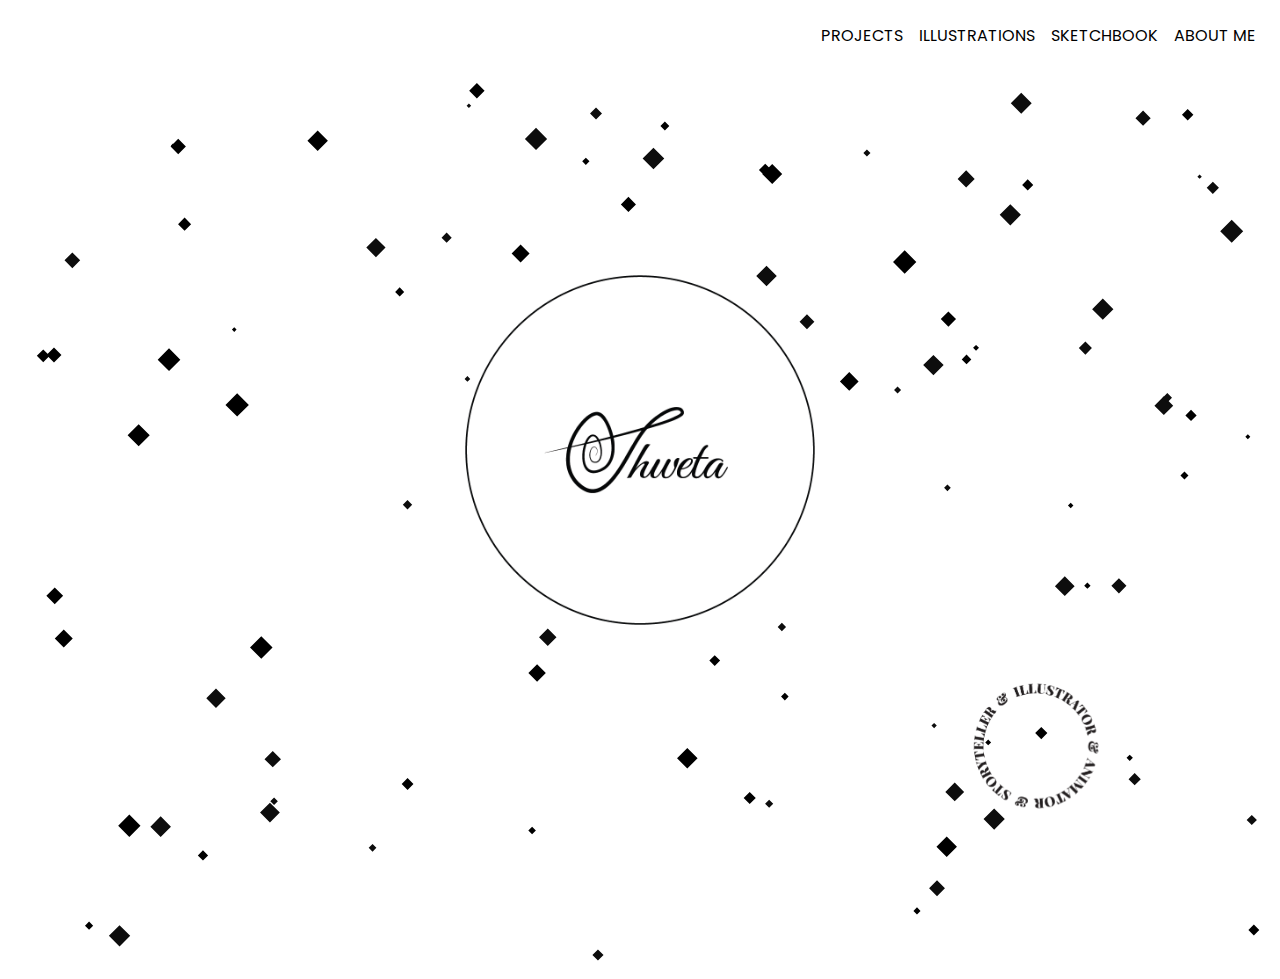
<file: Index.html>
<!DOCTYPE html>
<html lang="en">
<head>
    <meta charset="UTF-8">
    <meta http-equiv="X-UA-Compatible" content="IE=edge">
    <meta name="viewport" content="width=device-width, initial-scale=1.0">
    <link rel="preconnect" href="https://fonts.googleapis.com">
    <link rel="preconnect" href="https://fonts.gstatic.com" crossorigin>
    <link href="https://fonts.googleapis.com/css2?family=Poppins:wght@600&display=swap" rel="stylesheet">
    <link rel="preconnect" href="https://fonts.googleapis.com">
    <link rel="preconnect" href="https://fonts.gstatic.com" crossorigin>
    <link href="https://fonts.googleapis.com/css2?family=Didact+Gothic&display=swap" rel="stylesheet">
    <link rel="icon" type="image/x-icon" href="Images/favicon.svg">
    <link rel="stylesheet" href="bs/css/bootstrap.css">
    <link rel="stylesheet" href="bs/css/mdb.css">
    <link rel="stylesheet" href="bs/css/style.css">
    <link rel="stylesheet" media="(max-width:500px)" href="mobile.css">
    <link rel="stylesheet" media="(min-width:501px) and (max-width:768px)" href="tablet.css">
    <link rel="stylesheet" media="(min-width:769px) and (max-width:1200px)" href="laptop.css">
    <link rel="stylesheet" media="(min-width:1201px)" href="wide.css">
    <title>Shweta</title>

    <style>
        .navbar{
      box-shadow: none !important;
      position: sticky;
      top: 0;
      width: 100%;
      background-color: white;
      z-index: 22;
    }
        a{
            text-align: center;
            font-family: 'Poppins', sans-serif;
        }
        ::-webkit-scrollbar {
            display: none;
            -ms-overflow-style: none;  /* IE and Edge */
            scrollbar-width: none;  /* Firefox */
        }
        h5{
            font-family: 'Poppins', sans-serif;
            margin-top: 2vh;
            margin-bottom: 4vh;
        }
        #image {
            position: fixed;
            right: 0;
            bottom: 0;
            box-shadow: none;
            z-index: 21;
        }


        body {
            margin: 0;
            overflow-x: hidden;
        }
  

        #hero {
            margin: 0;
            padding: 0;
            position: relative;
            background: white;
            z-index: 2;
            width: 100vw;
            overflow: hidden;
        }

        #hero-text {
            position: absolute;
            top: 0;
            left: 0;
            width: 100vw;
            height: 100vh;
            text-align: center;
            z-index: 20;
            color: white;
            transform: scale(1.1);
            display: flex;
            align-items: center;
            justify-content: center;
        }

        #hero-text > div {
            background: rgba(0, 0, 0, 0);
            padding: 50px;
            font-weight: 500;
            /* max-width: 50%; */
            /* margin: 0 auto; */
            font-size: 3rem;
        }

    </style>


</head>

<body>
<!---------Navbar---------->

<nav class="navbar navbar-expand-lg navbar-light bg-white py-3">
  <a class="navbar-brand" href="#">
   
  </a>
  <button class="navbar-toggler" data-toggle="collapse" data-target="#simpleNavbar">
    <span class="navbar-toggler-icon"></span>
  </button>
  <div class="collapse navbar-collapse" id="simpleNavbar">
    <ul class="navbar-nav ml-auto">
      <li class="nav-item">
        <a class="nav-link" href="Projects.html"><b>PROJECTS</b></a>
      </li>
      <li class="nav-item">
        <a class="nav-link" href="Illustrations.html"><b>ILLUSTRATIONS</b></a>
      </li>
      <li class="nav-item">
        <a class="nav-link" href="Sketchbook.html"><b>SKETCHBOOK</b></a>
      </li>
      <li class="nav-item">
        <a class="nav-link active-head" href="About_Me.html"><b>ABOUT ME</b></a>
      </li>
    </ul>
  </div>
</nav>

<!-------------Rotating image---------------->
<div>
    <img id="image" src="Images/Roatate_logo-01.png" alt="Rotating Image">
</div>

<div class="interaction">
    <canvas id="hero"></canvas>
    <div id="hero-text">
        <div>
            <img src="Images/Logo.png" width="40%" alt="">
        </div>
    </div>
</div>

<script>
    const cvs = document.querySelector("canvas");
    const c = cvs.getContext("2d");

    cvs.width = window.innerWidth;
    cvs.height = window.innerHeight;

    window.addEventListener("resize", function() {
        cvs.width = window.innerWidth;
        cvs.height = window.innerHeight;
    });

    let mouse = {
        x: undefined,
        y: undefined
    };

    function handleMove(e) {
    if (e.touches) {
        // Touch event
        mouse.x = e.touches[0].clientX;
        mouse.y = e.touches[0].clientY;
    } else {
        // Mouse event
        mouse.x = e.clientX;
        mouse.y = e.clientY;
    }
}

window.addEventListener("mousemove", handleMove);
window.addEventListener("touchmove", handleMove, { passive: false });


    class Diamond {
        constructor(x, y, dx, dy, width) {
            this.x = x;
            this.y = y;
            this.dx = dx;
            this.dy = dy;
            this.width = width;
            this.minWidth = width;
            this.maxWidth = width * 3;

            let colorArray = ["#0d0d0d", "#000000"];

            this.color = colorArray[Math.floor(Math.random() * colorArray.length)];
        }

        draw = () => {
            c.beginPath();
            c.moveTo(this.x, this.y);
            c.lineTo(this.x - this.width / 2, this.y);
            c.lineTo(this.x, this.y + this.width / 2);
            c.lineTo(this.x + this.width / 2, this.y);
            c.lineTo(this.x, this.y - this.width / 2);
            c.lineTo(this.x - this.width / 2, this.y);
            c.closePath();

            c.fillStyle = this.color;
            c.fill();

            this.update();
        };

        update = () => {
            if (
                this.x + this.width / 2 >= window.innerWidth ||
                this.x - this.width / 2 <= 0
            ) {
                this.dx = -this.dx;
            }

            if (
                this.y + this.width / 2 >= window.innerHeight ||
                this.y - this.width / 2 <= 0
            ) {
                this.dy = -this.dy;
            }

            this.x += this.dx;
            this.y += this.dy;

            // interactivity
            if (
                mouse.x - this.x < 80 &&
                mouse.x - this.x > -80 &&
                mouse.y - this.y < 80 &&
                mouse.y - this.y > -80 &&
                this.width < this.maxWidth
            ) {
                this.width += 1;
                this.x -= 1;
                this.y -= 1;
            } else if (this.width > this.minWidth) {
                this.width -= 1;
                this.x += 1;
                this.y += 1;
            }
        };
    }

    let diamondArray = [];

    for (let i = 0; i < 100; i++) {
        let width = Math.random() * 20 + 4;
        let x = Math.random() * window.innerWidth;
        let dx = (Math.random() - 0.5) * 1;
        let y = Math.random() * window.innerHeight;
        let dy = (Math.random() - 0.5) * 1;
        diamondArray.push(new Diamond(x, y, dx, dy, width));
    }

    function animate() {
        requestAnimationFrame(animate);
        c.clearRect(0, 0, window.innerWidth, window.innerHeight);

        diamondArray.forEach(diamond => {
            diamond.draw();
        });
    }

    animate();

    const image = document.getElementById('image');
    let isScrolling = false;
    let rotationInterval;
    let rotationAngle = 0;
    const rotationSpeed = 1; // Adjust the rotation speed as needed

    function rotateImage() {
        rotationAngle += rotationSpeed;
        image.style.transform = `rotate(${rotationAngle}deg)`;
    }

    function startRotation() {
        rotationInterval = setInterval(() => {
            rotateImage();
        }, 4); // Adjust the rotation speed as needed
    }

    function stopRotation() {
        clearInterval(rotationInterval);
    }

    function handleScroll() {
        if (!isScrolling) {
            isScrolling = true;
            startRotation();
        }

        clearTimeout(isScrolling);
        isScrolling = setTimeout(() => {
            isScrolling = false;
            stopRotation();
        }, 200); // Adjust the delay value as needed
    }

    window.addEventListener('scroll', handleScroll);


</script>
<script src="bs/js/jquery.js"></script>
<script src="bs/js/popper.js"></script>
<script src="bs/js/bootstrap.js"></script>
<script src="bs/js/mdb.js"></script>

</body>
</html>
</file>
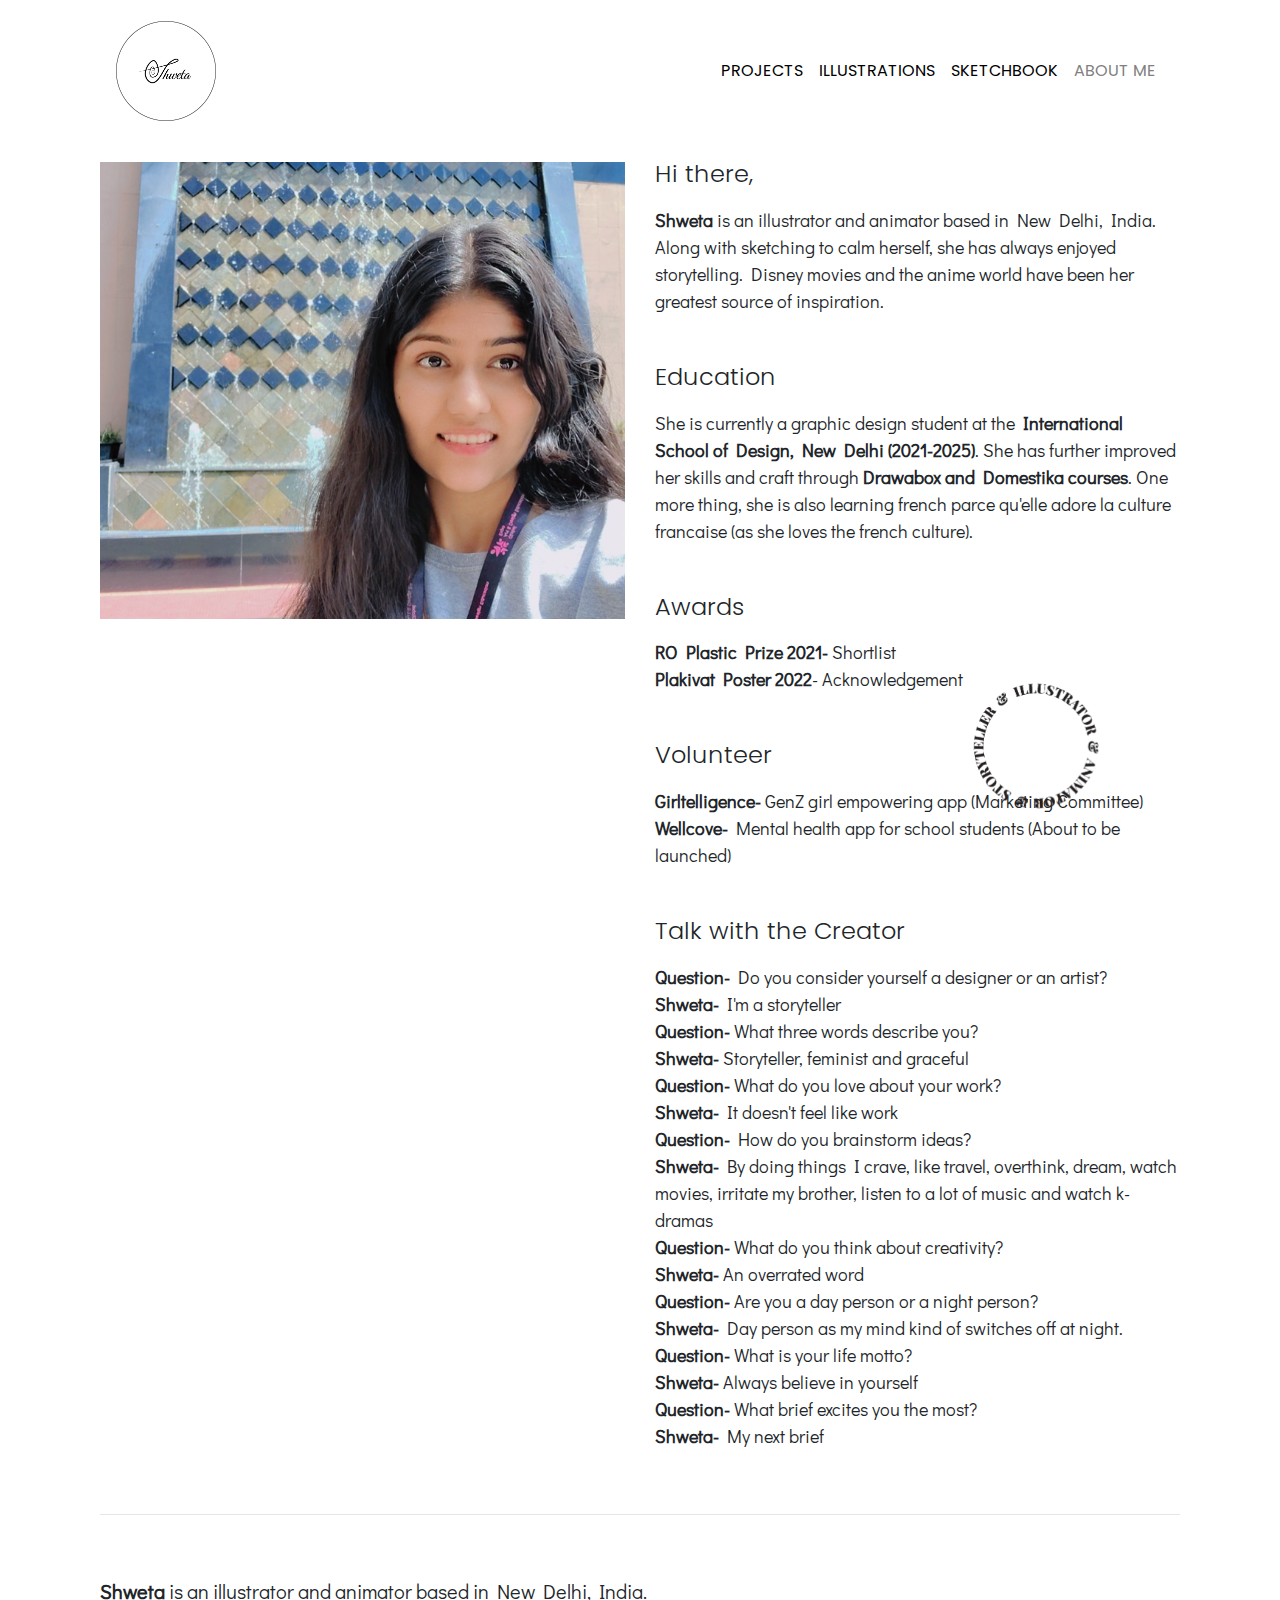
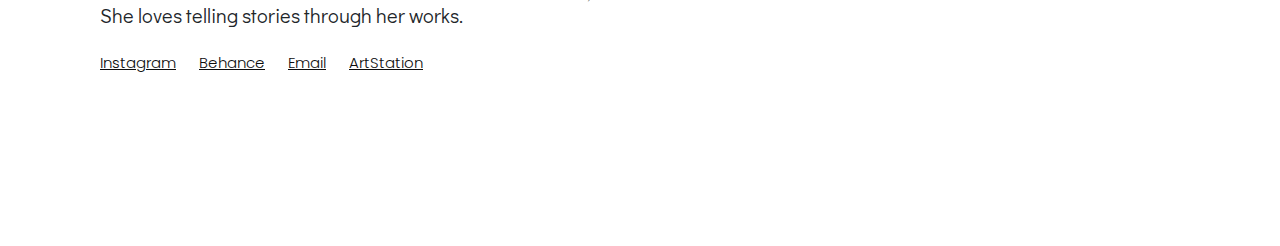
<file: About_Me.html>
<!DOCTYPE html>
<html lang="en">
<head>
  <meta charset="UTF-8">
  <meta http-equiv="X-UA-Compatible" content="IE=edge">
  <meta name="viewport" content="width=device-width, initial-scale=1.0">
  <link rel="preconnect" href="https://fonts.googleapis.com">
  <link rel="preconnect" href="https://fonts.gstatic.com" crossorigin>
  <link href="https://fonts.googleapis.com/css2?family=Poppins:wght@600&display=swap" rel="stylesheet">
  <link rel="preconnect" href="https://fonts.googleapis.com">
  <link rel="preconnect" href="https://fonts.gstatic.com" crossorigin>
  <link href="https://fonts.googleapis.com/css2?family=Didact+Gothic&display=swap" rel="stylesheet">
  <link rel="icon" type="image/x-icon" href="Images/favicon.svg">
  <link rel="stylesheet" href="bs/css/bootstrap.css">
  <link rel="stylesheet" href="bs/css/mdb.css">
  <link rel="stylesheet" href="bs/css/style.css">
  <link rel="stylesheet" media="(max-width:500px)" href="mobile.css">
  <link rel="stylesheet" media="(min-width:501px) and (max-width:768px)" href="tablet.css">
  <link rel="stylesheet" media="(min-width:769px) and (max-width:1200px)" href="laptop.css">
  <link rel="stylesheet" media="(min-width:1201px)" href="wide.css">

  <title>Shweta | About Me</title>

  <style>

    .navbar{
      box-shadow: none !important;
      position: sticky;
      top: 0;
      width: 100%;
      background-color: white;
      z-index: 2;
    }
    .active-head{
      color: grey !important;
    }
    a{
      text-align: center;
      font-family: 'Poppins', sans-serif;
    }
    ::-webkit-scrollbar {
      display: none;
      -ms-overflow-style: none;  /* IE and Edge */
      scrollbar-width: none;  /* Firefox */
    }
    #image {
      position: fixed;
      right: 0;
      bottom: 0;
      overflow: hidden;
      box-shadow: none;
      z-index: 1;
    }


    h4{
      font-family: 'Poppins', sans-serif;
      margin-top: 2vh;
      margin-bottom: 2vh;
    }
    .body-text{
      font-family: 'Didact Gothic', sans-serif;
      font-size: 18px;
    }
    .profile{
      position: sticky;
      margin-top: 20px;
    }


    .footer-text{
      font-family: 'Didact Gothic', sans-serif;
    }
    .links{
      font-family: 'Didact Gothic', sans-serif;
      font-size: 15px;
    }
    .links a{
      color: #0d0d0d !important;
      margin-right: 20px;
    }
    .footer-box{
      height: 35vh;
      width: 100%;
    }

  </style>

</head>

<body>

<!---------Navbar---------->

<nav class="navbar navbar-expand-lg navbar-light bg-white py-3">
  <a class="navbar-brand" href="Index.html">
    <img src="Images/Logo.png" width="100px">
  </a>
  <button class="navbar-toggler" data-toggle="collapse" data-target="#simpleNavbar">
    <span class="navbar-toggler-icon"></span>
  </button>
  <div class="collapse navbar-collapse" id="simpleNavbar">
    <ul class="navbar-nav ml-auto">
      <li class="nav-item">
        <a class="nav-link" href="Projects.html"><b>PROJECTS</b></a>
      </li>
      <li class="nav-item">
        <a class="nav-link" href="Illustrations.html"><b>ILLUSTRATIONS</b></a>
      </li>
      <li class="nav-item">
        <a class="nav-link" href="Sketchbook.html"><b>SKETCHBOOK</b></a>
      </li>
      <li class="nav-item">
        <a class="nav-link active-head" href="About_Me.html"><b>ABOUT ME</b></a>
      </li>
    </ul>
  </div>
</nav>

<!-------------Rotating image---------------->
<div class="row">
<div>
  <img id="image" src="Images/Roatate_logo-01.png" alt="Rotating Image">
</div>

<!------------Project-items-------------->
<div class="col-md-6 profile">
  <img src="Images/My_image.png" width="100%" alt="">
</div>

<div class="col-md-6">
  <h4>
    Hi there,
  </h4>
  <p class="mb-5 body-text">
    <b><b>Shweta</b> is an illustrator and animator based in New Delhi, India. Along with sketching to calm herself, she has always enjoyed storytelling. Disney movies and the anime world have been her greatest source of inspiration.
    </b></p>

  <h4>
    Education
  </h4>
  <p class="mb-5 body-text">
    <b>She is currently a graphic design student at the<b> International School of Design, New Delhi (2021-2025)</b>. She has further improved her skills and craft through <b>Drawabox and Domestika courses</b>. One more thing, she is also learning french parce qu'elle adore la culture francaise (as she loves the french culture).
    </b></p>

  <h4>
    Awards
  </h4>
  <p class="mb-5 body-text"><b>
    <b>RO Plastic Prize 2021-</b> Shortlist <br>
    <b>Plakivat Poster 2022</b>- Acknowledgement</b>
  </p>

  <h4>
    Volunteer
  </h4>
  <p class="mb-5 body-text"><b>
    <b>Girltelligence-</b> GenZ girl empowering app (Marketing Committee) <br>
    <b>Wellcove-</b> Mental health app for school students (About to be launched) </b>
  </p>

  <h4>
    Talk with the Creator
  </h4>
  <p class="body-text mb-5"><b>
    <b>Question-</b> Do you consider yourself a designer or an artist?<br>
    <b>Shweta-</b> I'm a storyteller <br>
    <b>Question-</b> What three words describe you?<br>
    <b>Shweta-</b> Storyteller, feminist and graceful <br>
    <b>Question-</b> What do you love about your work?<br>
    <b>Shweta-</b> It doesn't feel like work <br>
    <b>Question-</b> How do you brainstorm ideas?<br>
    <b>Shweta-</b> By doing things I crave, like travel, overthink, dream, watch movies, irritate my brother, listen to a lot of music and watch k-dramas <br>
    <b>Question-</b> What do you think about creativity?<br>
    <b>Shweta-</b> An overrated word <br>
    <b>Question-</b> Are you a day person or a night person?<br>
    <b>Shweta-</b> Day person as my mind kind of switches off at night. <br>
    <b>Question-</b> What is your life motto?<br>
    <b>Shweta-</b> Always believe in yourself <br>
    <b>Question-</b> What brief excites you the most?<br>
    <b>Shweta-</b> My next brief <br></b>
  </p>
</div>
</div>


<!------------Footer------------>

<hr>

<div class="footer-box py-5">
  <h5 class="footer-text"><b>
    <b>Shweta</b> is an illustrator and animator based in New Delhi, India.
    <br>She loves telling stories through her works.</b>
  </h5>
  <div class="links mt-4">
    <a href="https://www.instagram.com/shweta_feed/" target="_blank"><u>Instagram</u></a>
    <a href="https://www.behance.net/shwetasingh43" target="_blank"><u>Behance</u></a>
    <a href="mailto:shweta2861@gmail.com" target="_blank"><u>Email</u></a>
    <a href="https://www.artstation.com/shweta6" target="_blank"><u>ArtStation</u></a>
  </div>
</div>

<script>
  const image = document.getElementById('image');
  let isScrolling = false;
  let rotationInterval;
  let rotationAngle = 0;
  const rotationSpeed = 1; // Adjust the rotation speed as needed

  function rotateImage() {
    rotationAngle += rotationSpeed;
    image.style.transform = `rotate(${rotationAngle}deg)`;
  }

  function startRotation() {
    rotationInterval = setInterval(() => {
      rotateImage();
    }, 4); // Adjust the rotation speed as needed
  }

  function stopRotation() {
    clearInterval(rotationInterval);
  }

  function handleScroll() {
    if (!isScrolling) {
      isScrolling = true;
      startRotation();
    }

    clearTimeout(isScrolling);
    isScrolling = setTimeout(() => {
      isScrolling = false;
      stopRotation();
    }, 200); // Adjust the delay value as needed
  }

  window.addEventListener('scroll', handleScroll);

</script>
<script src="bs/js/jquery.js"></script>
<script src="bs/js/popper.js"></script>
<script src="bs/js/bootstrap.js"></script>
<script src="bs/js/mdb.js"></script>

</body>
</html>
</file>
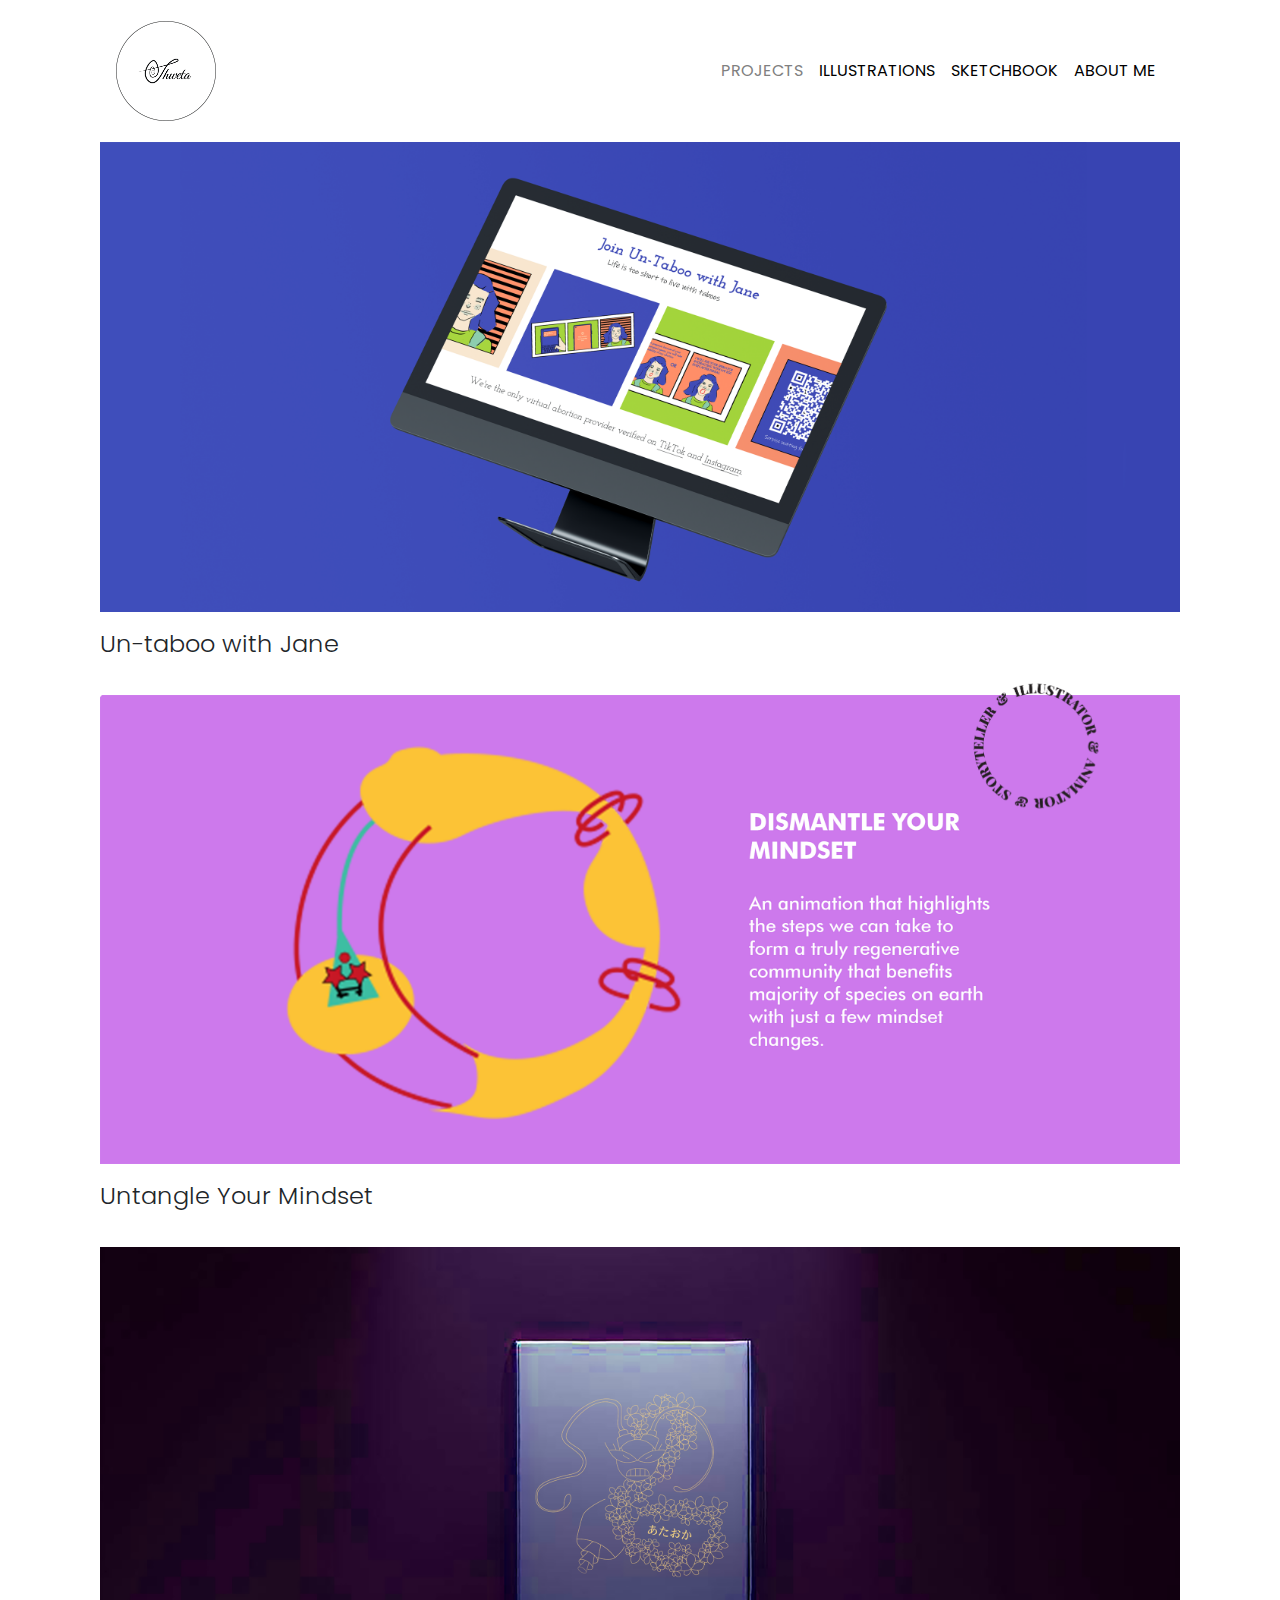
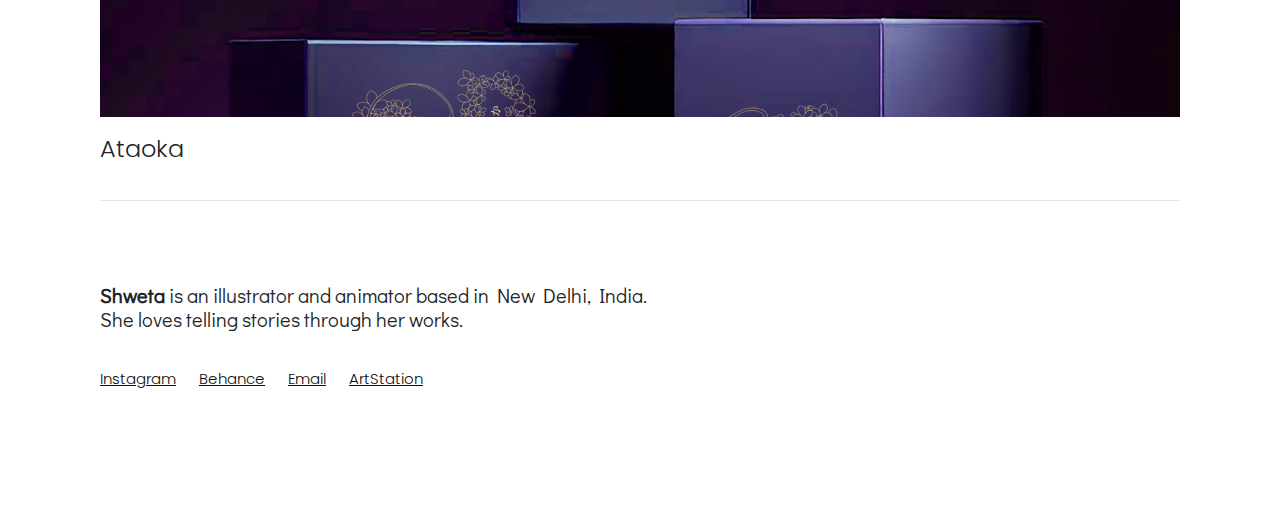
<file: Projects.html>
<!DOCTYPE html>
<html lang="en">
<head>
  <meta charset="UTF-8">
  <meta http-equiv="X-UA-Compatible" content="IE=edge">
  <meta name="viewport" content="width=device-width, initial-scale=1.0">
  <link rel="preconnect" href="https://fonts.googleapis.com">
  <link rel="preconnect" href="https://fonts.gstatic.com" crossorigin>
  <link href="https://fonts.googleapis.com/css2?family=Poppins:wght@600&display=swap" rel="stylesheet">
  <link rel="preconnect" href="https://fonts.googleapis.com">
  <link rel="preconnect" href="https://fonts.gstatic.com" crossorigin>
  <link href="https://fonts.googleapis.com/css2?family=Didact+Gothic&display=swap" rel="stylesheet">
  <link rel="icon" type="image/x-icon" href="Images/favicon.svg">
  <link rel="stylesheet" href="bs/css/bootstrap.css">
  <link rel="stylesheet" href="bs/css/mdb.css">
  <link rel="stylesheet" href="bs/css/style.css">
  <link rel="stylesheet" media="(max-width:500px)" href="mobile.css">
  <link rel="stylesheet" media="(min-width:501px) and (max-width:768px)" href="tablet.css">
  <link rel="stylesheet" media="(min-width:769px) and (max-width:1200px)" href="laptop.css">
  <link rel="stylesheet" media="(min-width:1201px)" href="wide.css">

  <title>Shweta | Projects</title>

  <style>
    .navbar{
      box-shadow: none !important;
      position: sticky;
      top: 0;
      width: 100%;
      background-color: white;
      z-index: 2;
    }
    .active-head{
      color: grey !important;
    }
    a{
      text-align: center;
      font-family: 'Poppins', sans-serif;
    }
    ::-webkit-scrollbar {
      display: none;
      -ms-overflow-style: none;  /* IE and Edge */
      scrollbar-width: none;  /* Firefox */
    }
    h5{
      font-family: 'Poppins', sans-serif;
      margin-top: 2vh;
      margin-bottom: 4vh;
    }
    #image {
      position: fixed;
      right: 0;
      bottom: 0;
      box-shadow: none;
      z-index: 1;
    }


    h4{
      font-family: 'Poppins', sans-serif;
      margin-top: 2vh;
      margin-bottom: 4vh;
    }


    .footer-text{
      font-family: 'Didact Gothic', sans-serif;
    }
    .links{
      font-family: 'Didact Gothic', sans-serif;
      font-size: 15px;
    }
    .links a{
      color: #0d0d0d !important;
      margin-right: 20px;
    }
    .footer-box{
      height: 35vh;
      width: 100%;
    }

  </style>

</head>

<body>

<!---------Navbar---------->

<nav class="navbar navbar-expand-lg navbar-light bg-white py-3">
  <a class="navbar-brand" href="Index.html">
    <img src="Images/Logo.png" width="100px">
  </a>
  <button class="navbar-toggler" data-toggle="collapse" data-target="#simpleNavbar">
    <span class="navbar-toggler-icon"></span>
  </button>
  <div class="collapse navbar-collapse" id="simpleNavbar">
    <ul class="navbar-nav ml-auto">
      <li class="nav-item">
        <a class="nav-link active-head" href="Projects.html"><b>PROJECTS</b></a>
      </li>
      <li class="nav-item">
        <a class="nav-link" href="Illustrations.html"><b>ILLUSTRATIONS</b></a>
      </li>
      <li class="nav-item">
        <a class="nav-link" href="Sketchbook.html"><b>SKETCHBOOK</b></a>
      </li>
      <li class="nav-item">
        <a class="nav-link" href="About_Me.html"><b>ABOUT ME</b></a>
      </li>
    </ul>
  </div>
</nav>

<!-------------Rotating image---------------->
<div>
  <img id="image" src="Images/Roatate_logo-01.png" alt="Rotating Image">
</div>

<!------------Project-items-------------->
<div>

  <div class="image-box">
    <a href="Un-taboo_With_Jane.html">
      <img src="Images/Artboard%202.png" width="100%" alt="">
    </a>
  </div>
  <h4>Un-taboo with Jane</h4>

  <div class="image-box">
    <a href="Untangle_your_mindset.html">
    <img src="Images/Projects/RSA_cover.png" width="100%" alt="">
    </a>
  </div>
  <h4>Untangle Your Mindset</h4>
  
    <div class="image-box">
    <a href="Ataoka.html">
    <img src="Images/Artboard%201.png" width="100%" alt="">
    </a>
  </div>
  <h4>Ataoka</h4>

</div>

<hr>

<!------------Footer------------>
<div class="footer-box py-5">
  <h5 class="footer-text"><b>
    <b>Shweta</b> is an illustrator and animator based in New Delhi, India.
    <br>She loves telling stories through her works.</b>
  </h5>
  <div class="links mt-4">
    <a href="https://www.instagram.com/shweta_feed/" target="_blank"><u>Instagram</u></a>
    <a href="https://www.behance.net/shwetasingh43" target="_blank"><u>Behance</u></a>
    <a href="mailto:shweta2861@gmail.com" target="_blank"><u>Email</u></a>
    <a href="https://www.artstation.com/shweta6" target="_blank"><u>ArtStation</u></a>
  </div>
</div>

<script>
  const image = document.getElementById('image');
  let isScrolling = false;
  let rotationInterval;
  let rotationAngle = 0;
  const rotationSpeed = 1; // Adjust the rotation speed as needed

  function rotateImage() {
    rotationAngle += rotationSpeed;
    image.style.transform = `rotate(${rotationAngle}deg)`;
  }

  function startRotation() {
    rotationInterval = setInterval(() => {
      rotateImage();
    }, 4); // Adjust the rotation speed as needed
  }

  function stopRotation() {
    clearInterval(rotationInterval);
  }

  function handleScroll() {
    if (!isScrolling) {
      isScrolling = true;
      startRotation();
    }

    clearTimeout(isScrolling);
    isScrolling = setTimeout(() => {
      isScrolling = false;
      stopRotation();
    }, 200); // Adjust the delay value as needed
  }

  window.addEventListener('scroll', handleScroll);

</script>
<script src="bs/js/jquery.js"></script>
<script src="bs/js/popper.js"></script>
<script src="bs/js/bootstrap.js"></script>
<script src="bs/js/mdb.js"></script>

</body>
</html>
</file>
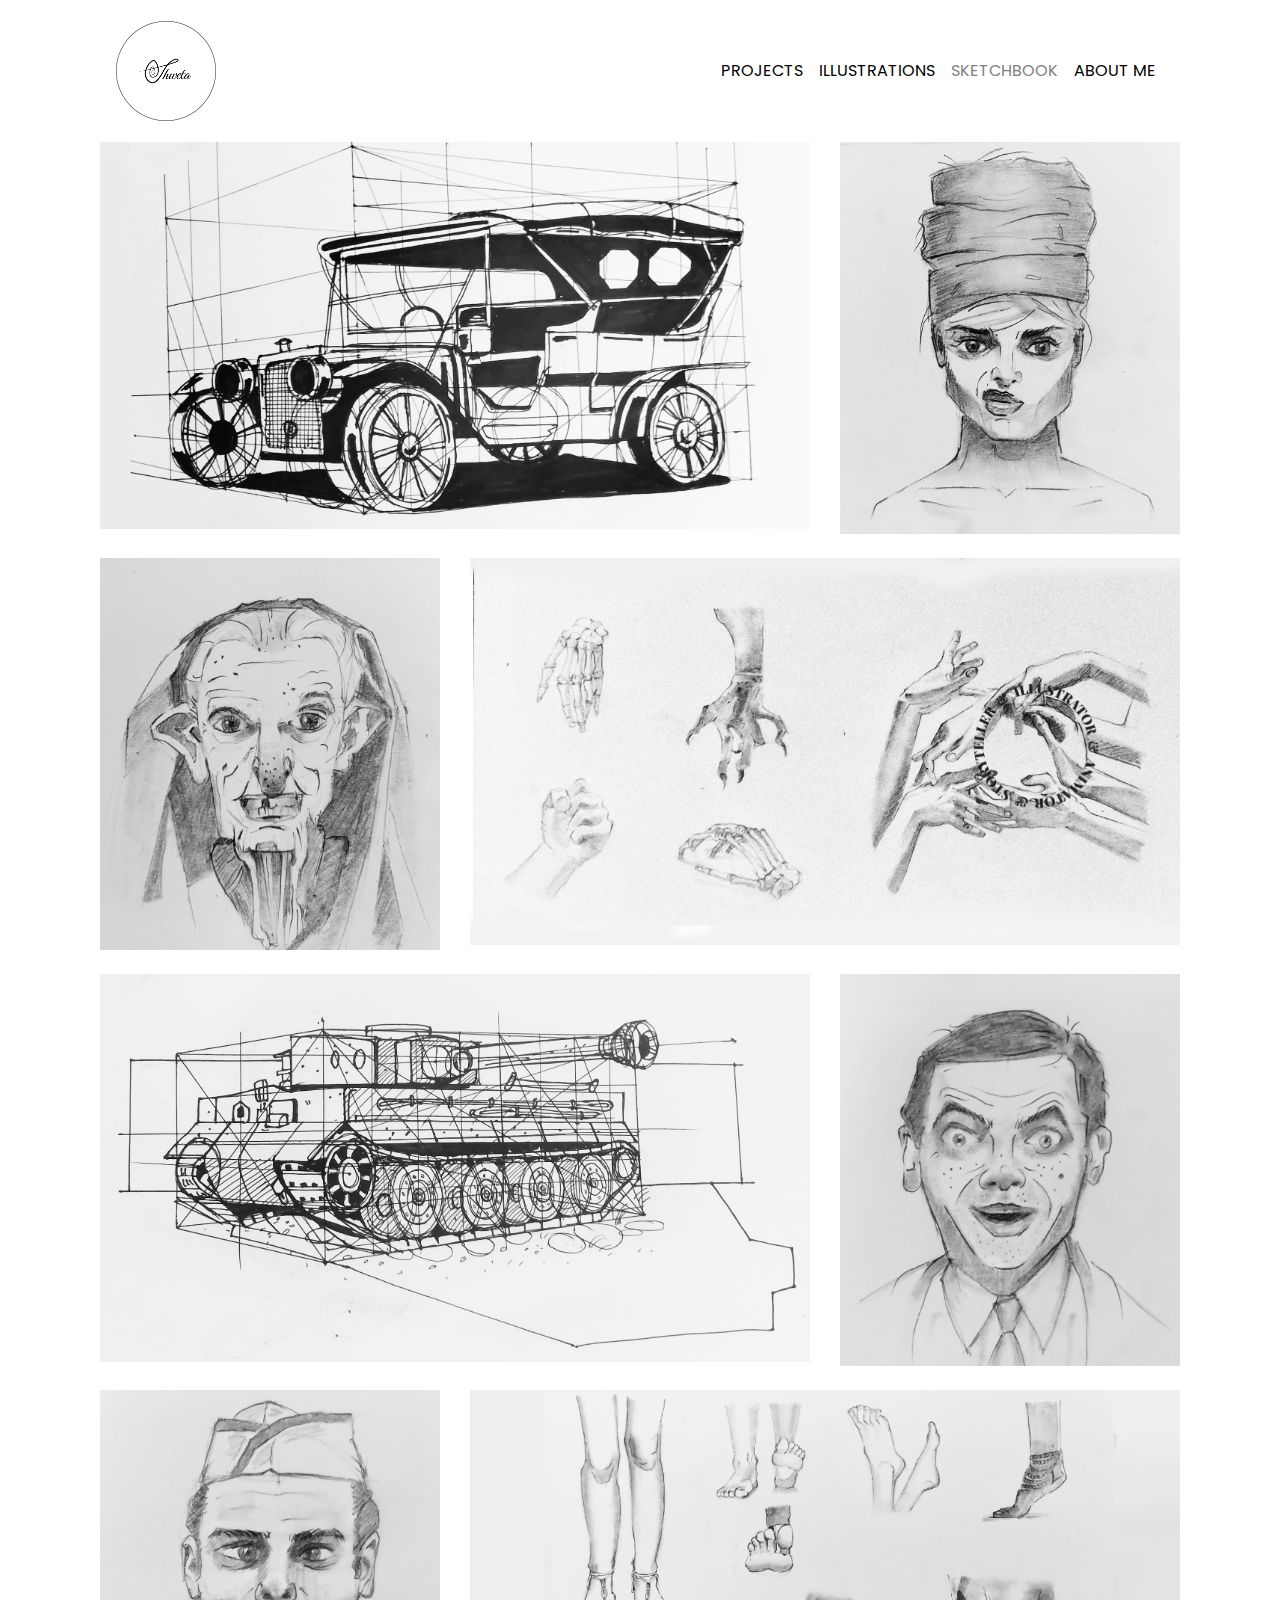
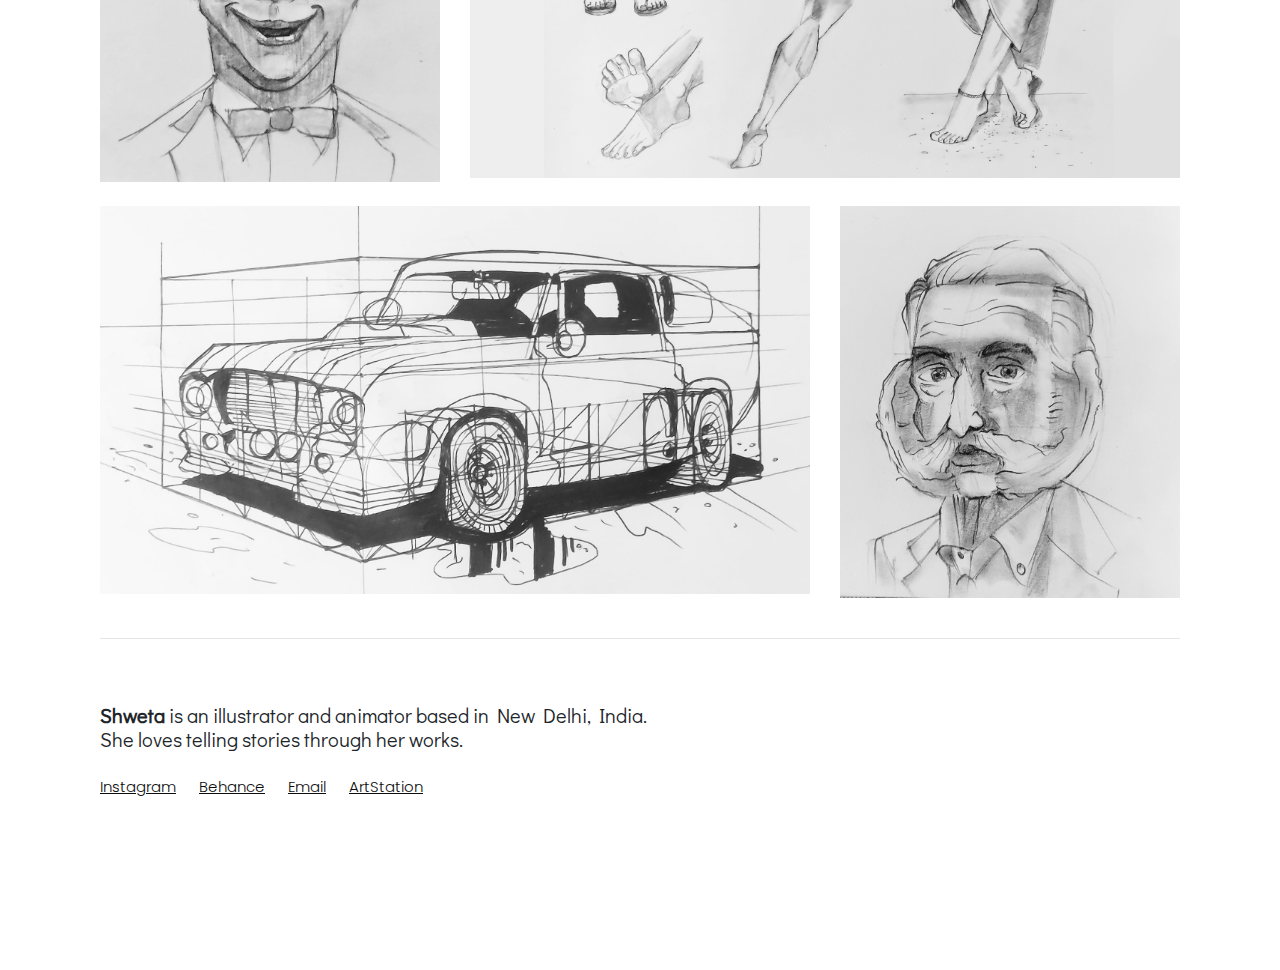
<file: Sketchbook.html>
<!DOCTYPE html>
<html lang="en">
<head>
  <meta charset="UTF-8">
  <meta http-equiv="X-UA-Compatible" content="IE=edge">
  <meta name="viewport" content="width=device-width, initial-scale=1.0">
  <link rel="preconnect" href="https://fonts.googleapis.com">
  <link rel="preconnect" href="https://fonts.gstatic.com" crossorigin>
  <link href="https://fonts.googleapis.com/css2?family=Poppins:wght@600&display=swap" rel="stylesheet">
  <link rel="preconnect" href="https://fonts.googleapis.com">
  <link rel="preconnect" href="https://fonts.gstatic.com" crossorigin>
  <link href="https://fonts.googleapis.com/css2?family=Didact+Gothic&display=swap" rel="stylesheet">
  <link rel="icon" type="image/x-icon" href="Images/favicon.svg">
  <link rel="stylesheet" href="bs/css/bootstrap.css">
  <link rel="stylesheet" href="bs/css/mdb.css">
  <link rel="stylesheet" href="bs/css/style.css">
  <link rel="stylesheet" media="(max-width:500px)" href="mobile.css">
  <link rel="stylesheet" media="(min-width:501px) and (max-width:768px)" href="tablet.css">
  <link rel="stylesheet" media="(min-width:769px) and (max-width:1200px)" href="laptop.css">
  <link rel="stylesheet" media="(min-width:1201px)" href="wide.css">

  <title>Shweta | Sketchbook</title>

  <style>

    .navbar{
      box-shadow: none !important;
      position: sticky;
      top: 0;
      width: 100%;
      background-color: white;
      z-index: 2;
    }
    .active-head{
      color: grey !important;
    }
    a{
      text-align: center;
      font-family: 'Poppins', sans-serif;
    }
    ::-webkit-scrollbar {
      display: none;
      -ms-overflow-style: none;  /* IE and Edge */
      scrollbar-width: none;  /* Firefox */
    }
    #image {
      position: fixed;
      right: 0;
      bottom: 0;
      overflow: hidden;
      box-shadow: none;
      z-index: 1;
    }


    .footer-text{
      font-family: 'Didact Gothic', sans-serif;
    }
    .links{
      font-family: 'Didact Gothic', sans-serif;
      font-size: 15px;
    }
    .links a{
      color: #0d0d0d !important;
      margin-right: 20px;
    }
    .footer-box{
      height: 35vh;
      width: 100%;
    }


  </style>

</head>

<body>

<!---------Navbar---------->

<nav class="navbar navbar-expand-lg navbar-light bg-white py-3">
  <a class="navbar-brand" href="Index.html">
    <img src="Images/Logo.png" width="100px">
  </a>
  <button class="navbar-toggler" data-toggle="collapse" data-target="#simpleNavbar">
    <span class="navbar-toggler-icon"></span>
  </button>
  <div class="collapse navbar-collapse" id="simpleNavbar">
    <ul class="navbar-nav ml-auto">
      <li class="nav-item">
        <a class="nav-link" href="Projects.html"><b>PROJECTS</b></a>
      </li>
      <li class="nav-item">
        <a class="nav-link" href="Illustrations.html"><b>ILLUSTRATIONS</b></a>
      </li>
      <li class="nav-item">
        <a class="nav-link active-head" href="Sketchbook.html"><b>SKETCHBOOK</b></a>
      </li>
      <li class="nav-item">
        <a class="nav-link" href="About_Me.html"><b>ABOUT ME</b></a>
      </li>
    </ul>
  </div>
</nav>

<!-------------Rotating image---------------->
<div>
  <img id="image" src="Images/Roatate_logo-01.png" alt="Rotating Image">
</div>

<!------------Project-items-------------->
<div class="row">
  <div class="col-md-8 mb-4">
    <img src="Images/Artboard%2018.png" width="100%" alt="">
  </div>
  <div class="col-md-4 mb-4">
    <img src="Images/Artboard%2020.png" width="100%" alt="">
  </div>

  <div class="col-md-4 mb-4">
    <img src="Images/Artboard%2021.png" width="100%" alt="">
  </div>
  <div class="col-md-8 mb-4">
    <img src="Images/Artboard%207.png" width="100%" alt="">
  </div>

  <div class="col-md-8 mb-4">
    <img src="Images/Artboard%2017.png" width="100%" alt="">
  </div>
  <div class="col-md-4 mb-4">
    <img src="Images/Artboard%2022.png" width="100%" alt="">
  </div>

  <div class="col-md-4 mb-4">
    <img src="Images/Artboard%2023.png" width="100%" alt="">
  </div>
  <div class="col-md-8 mb-4">
    <img src="Images/Artboard%2016.png" width="100%" alt="">
  </div>

  <div class="col-md-8 mb-4">
    <img src="Images/Artboard%2019.png" width="100%" alt="">
  </div>
  <div class="col-md-4 mb-4">
    <img src="Images/Artboard%2015.png" width="100%" alt="">
  </div>

</div>

<!------------Footer------------>

<hr>

<div class="footer-box py-5">
  <h5 class="footer-text"><b>
    <b>Shweta</b> is an illustrator and animator based in New Delhi, India.
    <br>She loves telling stories through her works.</b>
  </h5>
  <div class="links mt-4">
    <a href="https://www.instagram.com/shweta_feed/" target="_blank"><u>Instagram</u></a>
    <a href="https://www.behance.net/shwetasingh43" target="_blank"><u>Behance</u></a>
    <a href="mailto:shweta2861@gmail.com" target="_blank"><u>Email</u></a>
    <a href="https://www.artstation.com/shweta6" target="_blank"><u>ArtStation</u></a>
  </div>
</div>

<script>
  const image = document.getElementById('image');
  let isScrolling = false;
  let rotationInterval;
  let rotationAngle = 0;
  const rotationSpeed = 1; // Adjust the rotation speed as needed

  function rotateImage() {
    rotationAngle += rotationSpeed;
    image.style.transform = `rotate(${rotationAngle}deg)`;
  }

  function startRotation() {
    rotationInterval = setInterval(() => {
      rotateImage();
    }, 4); // Adjust the rotation speed as needed
  }

  function stopRotation() {
    clearInterval(rotationInterval);
  }

  function handleScroll() {
    if (!isScrolling) {
      isScrolling = true;
      startRotation();
    }

    clearTimeout(isScrolling);
    isScrolling = setTimeout(() => {
      isScrolling = false;
      stopRotation();
    }, 200); // Adjust the delay value as needed
  }

  window.addEventListener('scroll', handleScroll);

</script>
<script src="bs/js/jquery.js"></script>
<script src="bs/js/popper.js"></script>
<script src="bs/js/bootstrap.js"></script>
<script src="bs/js/mdb.js"></script>

</body>
</html>
</file>
<file: bs/css/style.css>
.smaller-width{
    width: 25%;
    float: left;
}

.larger-width{
    width: 70%;
    float: right;
}
</file>
<file: mobile.css>
body{
    margin-left: 30px;
    margin-right: 30px;
}

#image{
    visibility: hidden;
}

.column {
    -ms-flex: 100%;
    flex: 100%;
    max-width: 100%;
}
</file>
<file: tablet.css>
body{
    margin-left: 50px;
    margin-right: 50px;
}

#image{
    visibility: hidden;
}

.column {
    -ms-flex: 50%;
    flex: 50%;
    max-width: 50%;
}
</file>
<file: laptop.css>
body{
    margin-left: 60px;
    margin-right: 60px;
}

#image{
    margin-right: 15vh;
    margin-bottom: 10vh;
    width: 15%;
}

.column {
    -ms-flex: 50%;
    flex: 50%;
    max-width: 50%;
}
</file>
<file: wide.css>
body{
    margin-left: 100px;
    margin-right: 100px;
}

#image{
    margin-right: 20vh;
    margin-bottom: 10vh;
    width: 10%;
}
</file>
